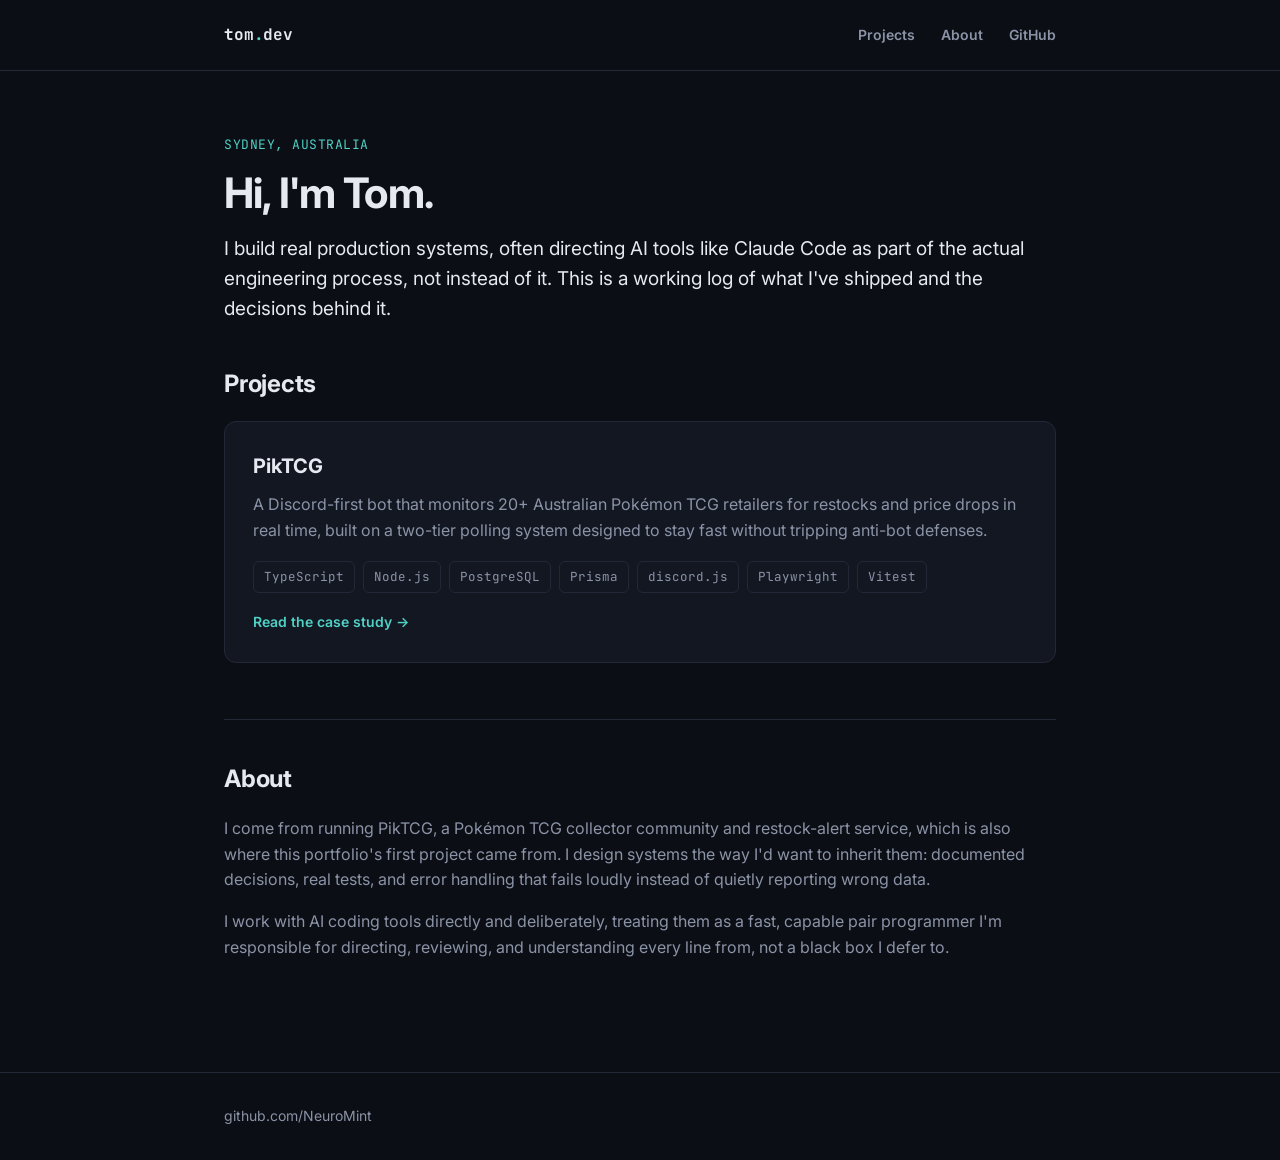
<file: index.html>
<!doctype html>
<html lang="en">
<head>
<meta charset="utf-8">
<meta name="viewport" content="width=device-width, initial-scale=1">
<title>Tom — Software Engineer</title>
<meta name="description" content="Software engineer building real production systems, often directing AI-assisted development as part of the actual engineering process.">
<link rel="preconnect" href="https://fonts.gstatic.com" crossorigin>
<link rel="stylesheet" href="https://fonts.googleapis.com/css2?family=Inter:wght@400;500;600;700;800&family=JetBrains+Mono:wght@400;500;700&display=swap">
<link rel="stylesheet" href="style.css">
</head>
<body>

<header class="site">
  <div class="wrap">
    <div class="brand">tom<span>.</span>dev</div>
    <nav class="site">
      <a href="#projects">Projects</a>
      <a href="#about">About</a>
      <a href="https://github.com/NeuroMint">GitHub</a>
    </nav>
  </div>
</header>

<main>
  <div class="wrap">

    <div class="eyebrow">Sydney, Australia</div>
    <h1>Hi, I'm Tom.</h1>
    <p class="lede">I build real production systems, often directing AI tools like Claude Code as part of the actual engineering process, not instead of it. This is a working log of what I've shipped and the decisions behind it.</p>

    <h2 id="projects">Projects</h2>

    <div class="card">
      <h3>PikTCG</h3>
      <p>A Discord-first bot that monitors 20+ Australian Pokémon TCG retailers for restocks and price drops in real time, built on a two-tier polling system designed to stay fast without tripping anti-bot defenses.</p>
      <div class="tags">
        <span class="tag">TypeScript</span>
        <span class="tag">Node.js</span>
        <span class="tag">PostgreSQL</span>
        <span class="tag">Prisma</span>
        <span class="tag">discord.js</span>
        <span class="tag">Playwright</span>
        <span class="tag">Vitest</span>
      </div>
      <div class="card-links">
        <a href="piktcg/">Read the case study →</a>
      </div>
    </div>

    <h2 id="about">About</h2>
    <p>I come from running PikTCG, a Pokémon TCG collector community and restock-alert service, which is also where this portfolio's first project came from. I design systems the way I'd want to inherit them: documented decisions, real tests, and error handling that fails loudly instead of quietly reporting wrong data.</p>
    <p>I work with AI coding tools directly and deliberately, treating them as a fast, capable pair programmer I'm responsible for directing, reviewing, and understanding every line from, not a black box I defer to.</p>

  </div>
</main>

<footer class="site">
  <div class="wrap">
    <a href="https://github.com/NeuroMint">github.com/NeuroMint</a>
  </div>
</footer>

</body>
</html>
</file>
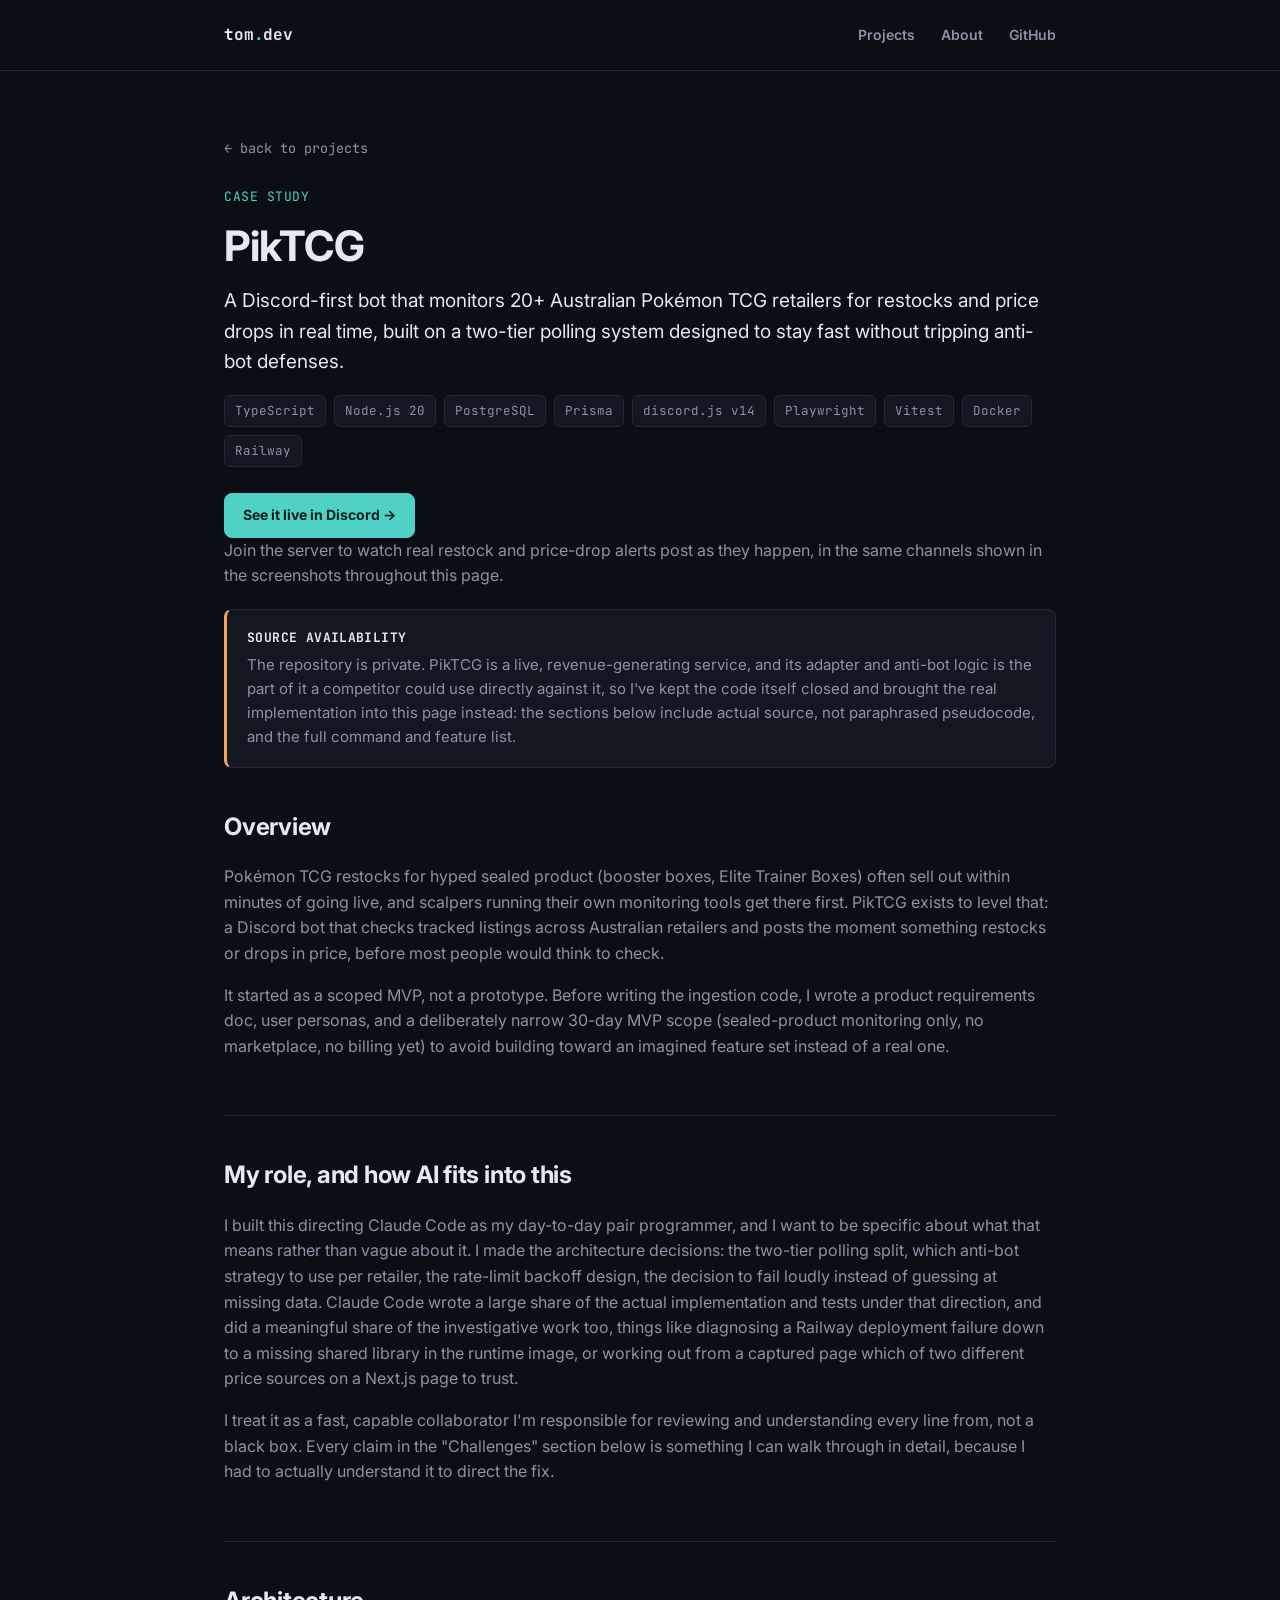
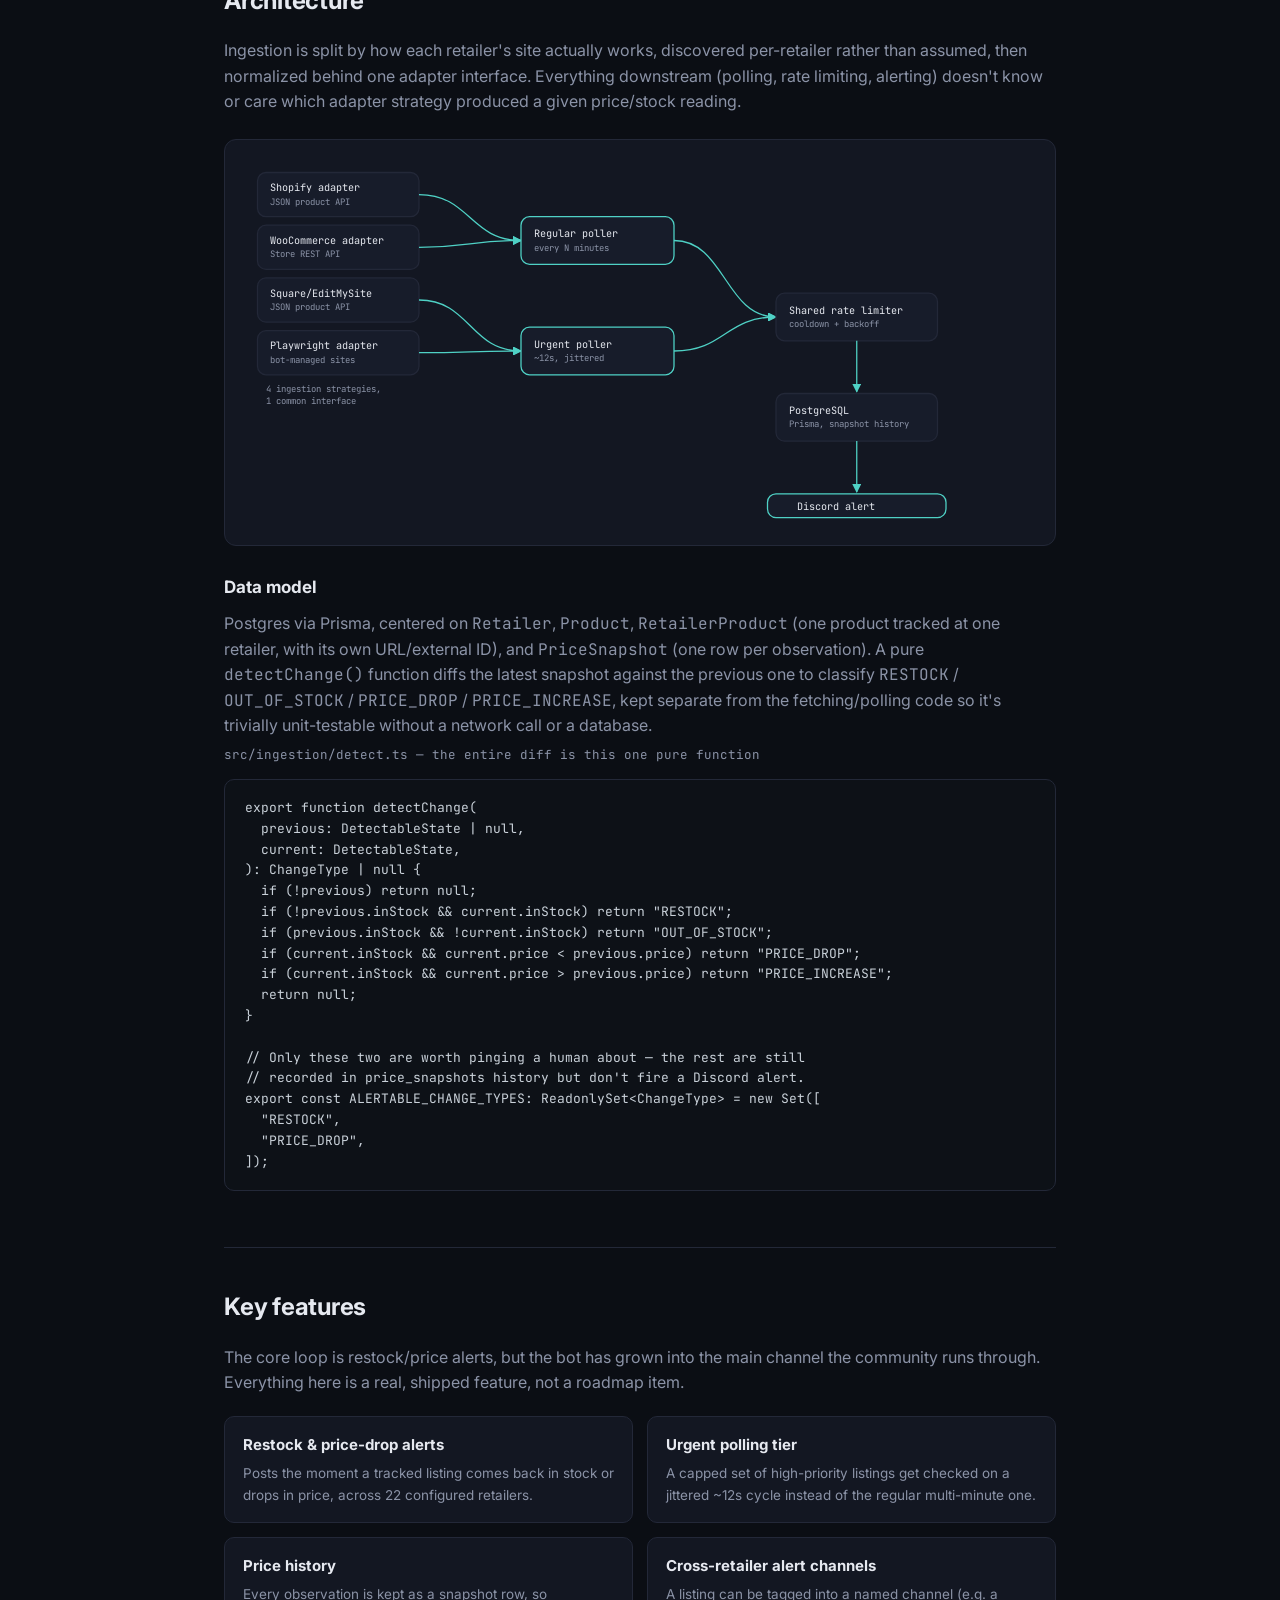
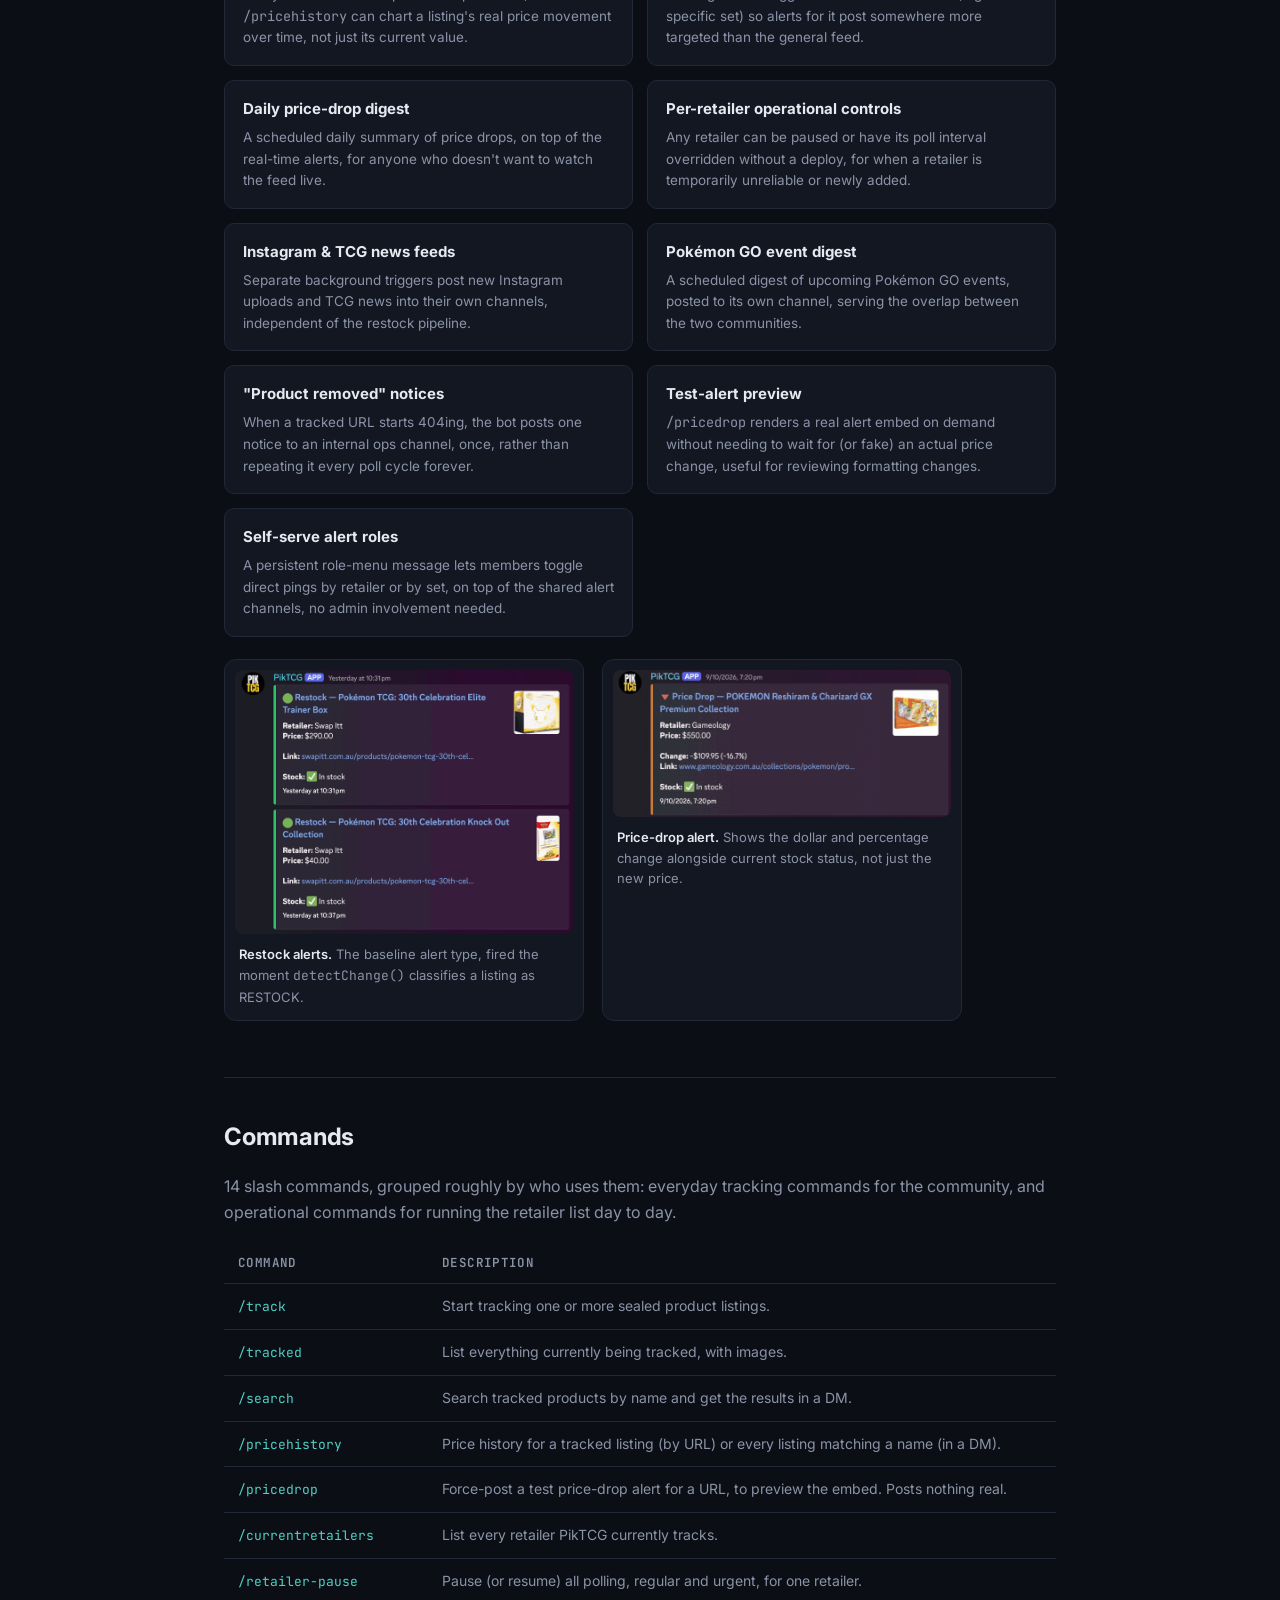
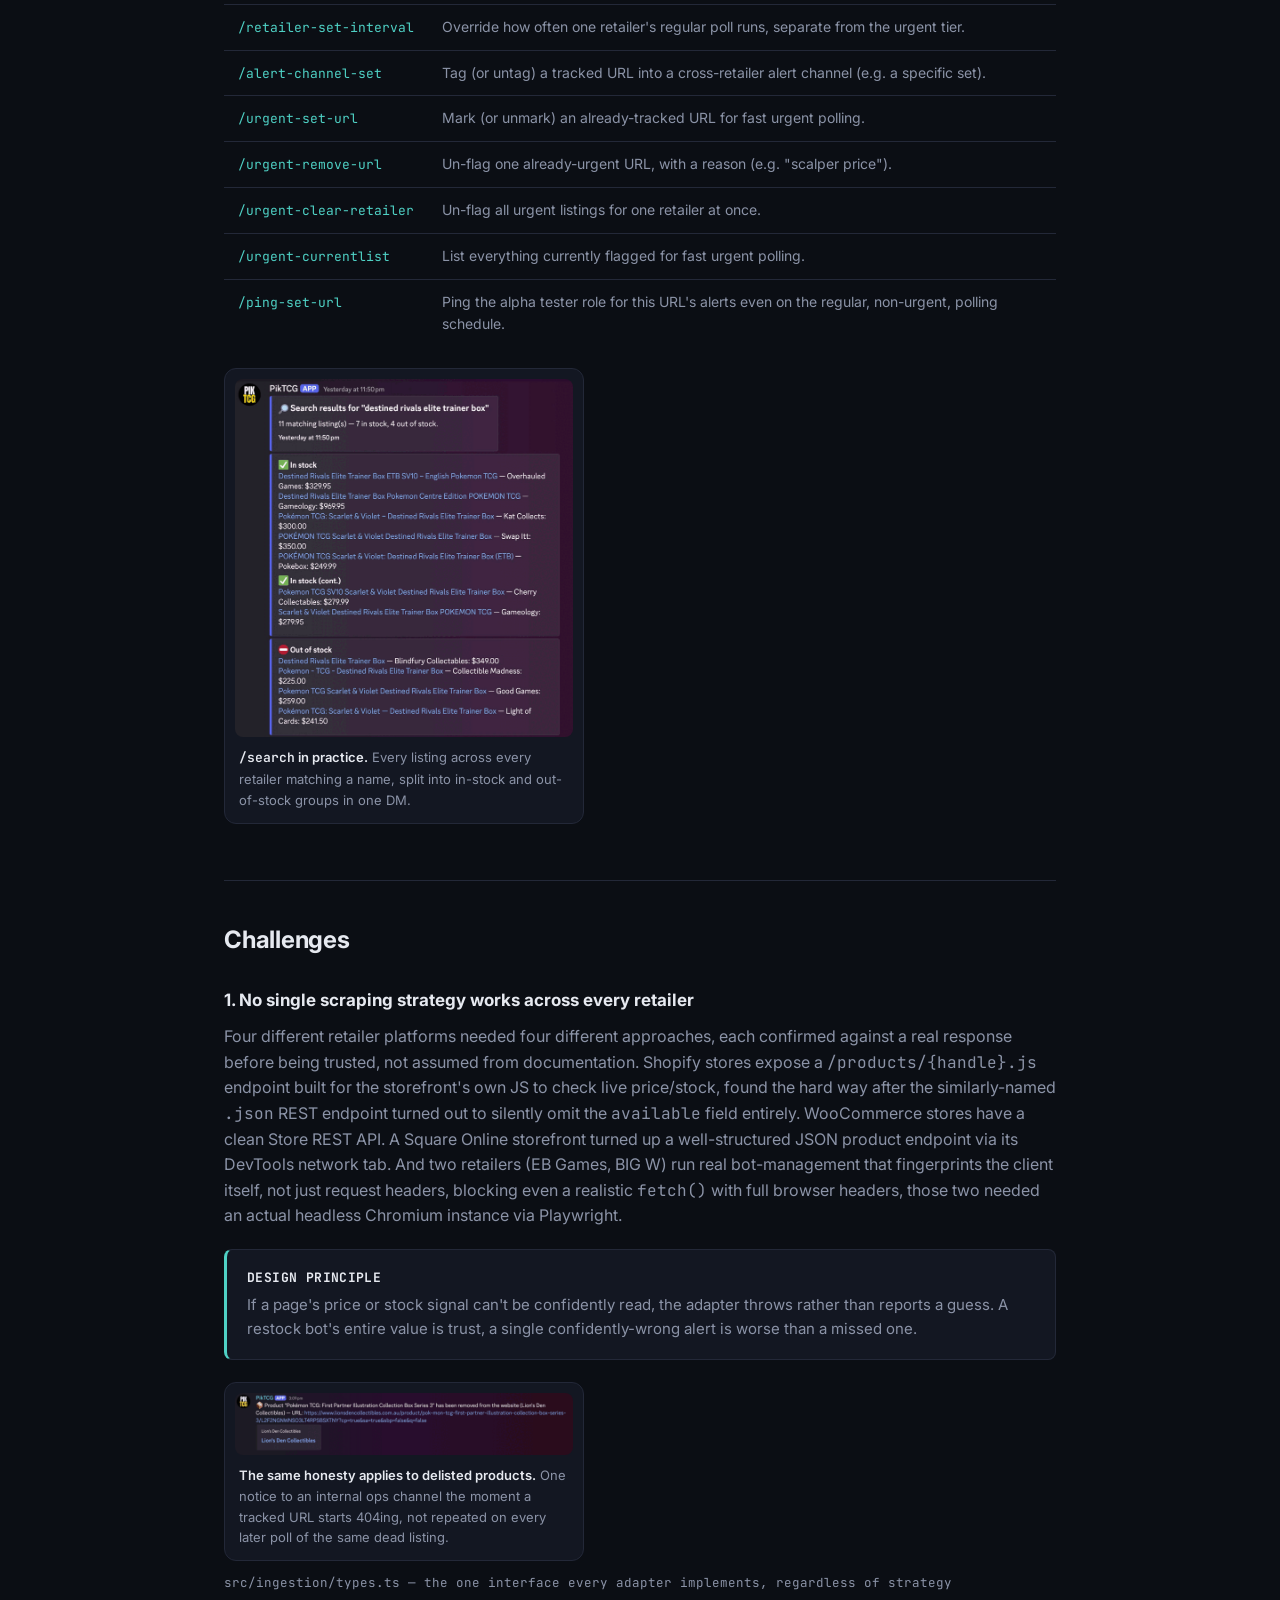
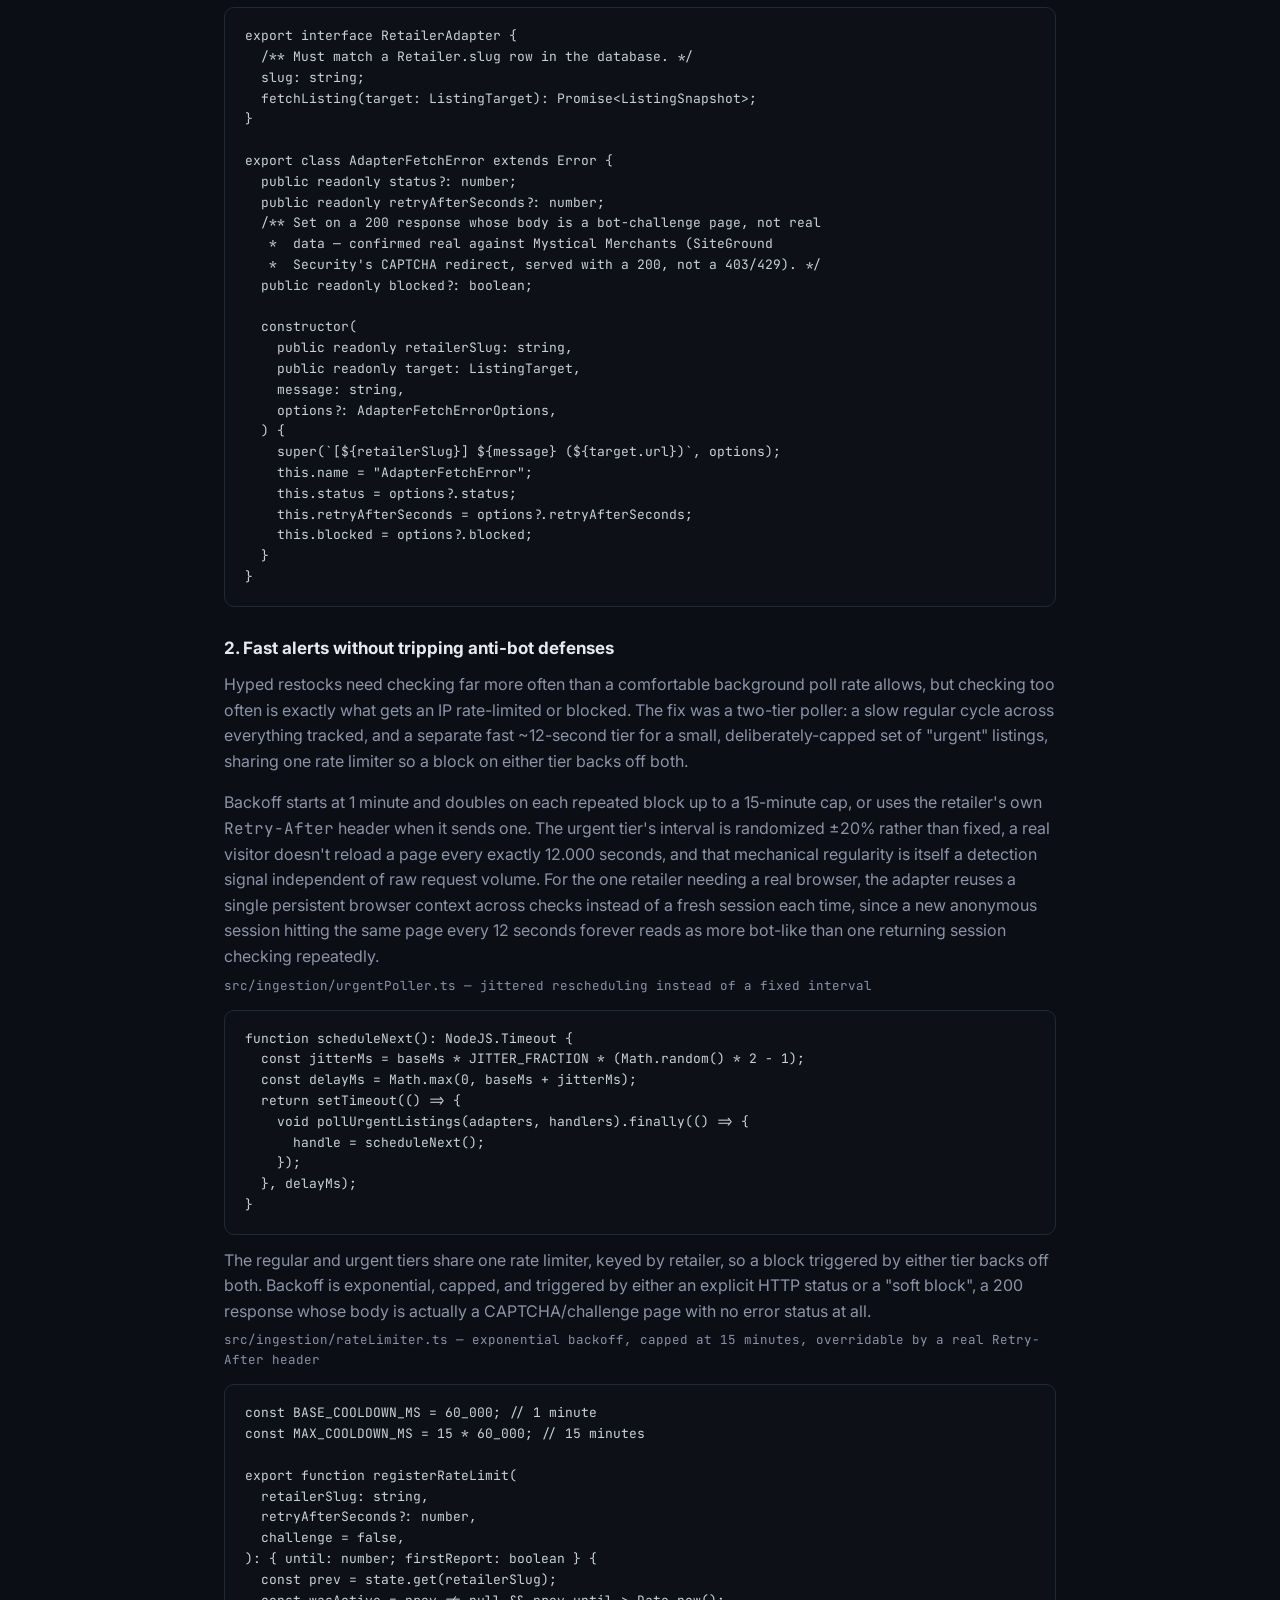
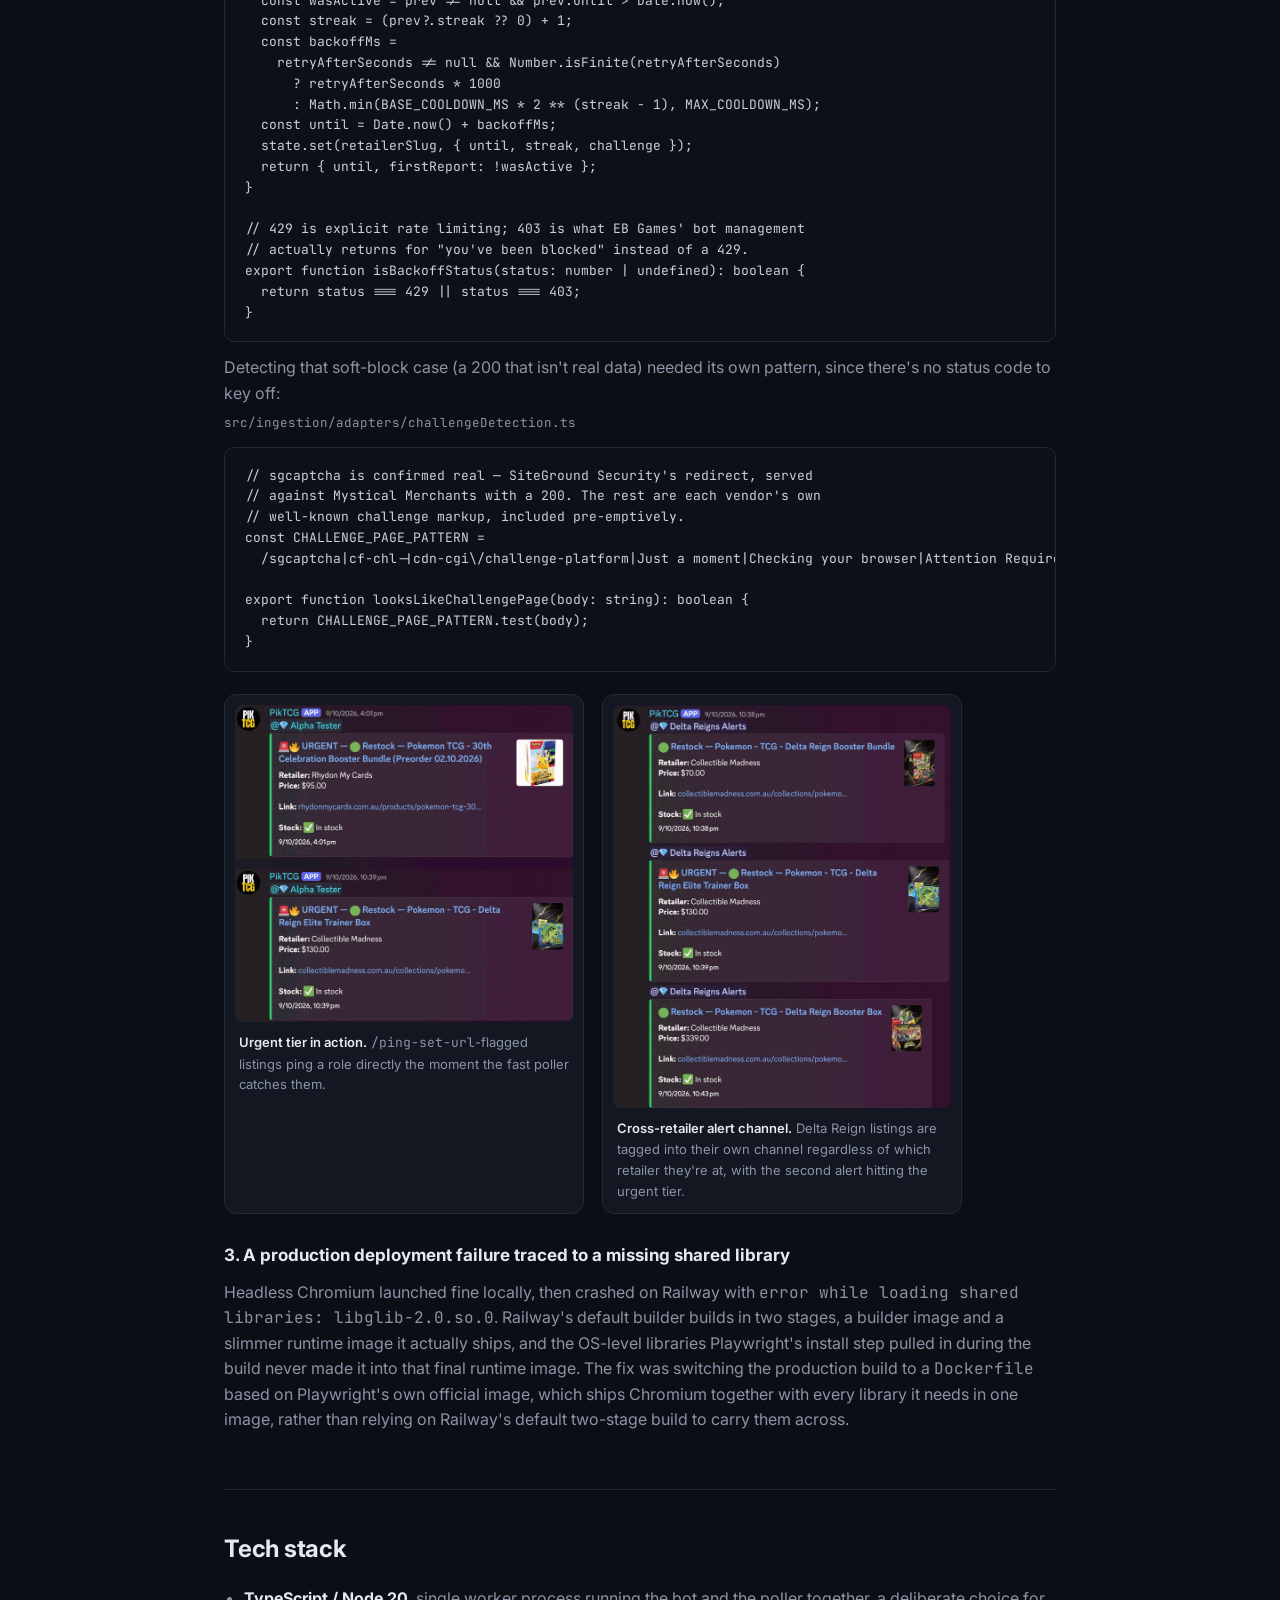
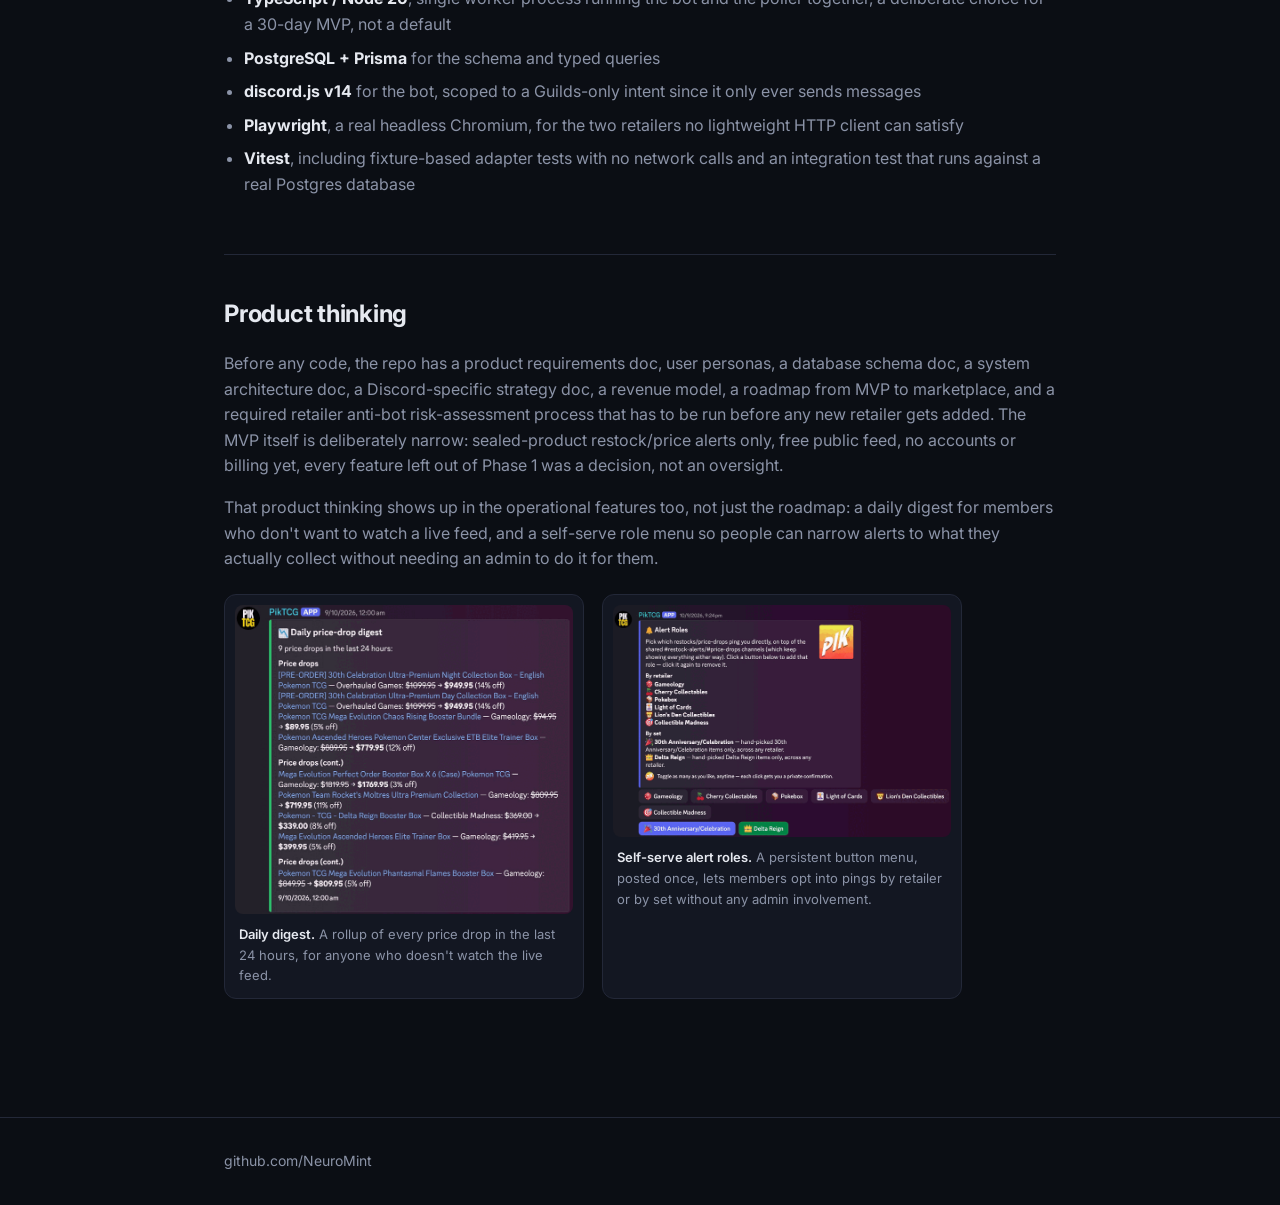
<file: piktcg/index.html>
<!doctype html>
<html lang="en">
<head>
<meta charset="utf-8">
<meta name="viewport" content="width=device-width, initial-scale=1">
<title>PikTCG — Case Study · Tom</title>
<meta name="description" content="A Discord-first bot monitoring 20+ Australian Pokemon TCG retailers for restocks and price drops in real time, built with a two-tier polling system and per-retailer anti-bot handling.">
<link rel="preconnect" href="https://fonts.gstatic.com" crossorigin>
<link rel="stylesheet" href="https://fonts.googleapis.com/css2?family=Inter:wght@400;500;600;700;800&family=JetBrains+Mono:wght@400;500;700&display=swap">
<link rel="stylesheet" href="../style.css">
</head>
<body>

<header class="site">
  <div class="wrap">
    <div class="brand">tom<span>.</span>dev</div>
    <nav class="site">
      <a href="../#projects">Projects</a>
      <a href="../#about">About</a>
      <a href="https://github.com/NeuroMint">GitHub</a>
    </nav>
  </div>
</header>

<main>
  <div class="wrap">

    <a class="back-link" href="../">&larr; back to projects</a>

    <div class="eyebrow">Case Study</div>
    <h1>PikTCG</h1>
    <p class="lede">A Discord-first bot that monitors 20+ Australian Pokémon TCG retailers for restocks and price drops in real time, built on a two-tier polling system designed to stay fast without tripping anti-bot defenses.</p>

    <div class="tags">
      <span class="tag">TypeScript</span>
      <span class="tag">Node.js 20</span>
      <span class="tag">PostgreSQL</span>
      <span class="tag">Prisma</span>
      <span class="tag">discord.js v14</span>
      <span class="tag">Playwright</span>
      <span class="tag">Vitest</span>
      <span class="tag">Docker</span>
      <span class="tag">Railway</span>
    </div>

    <div class="links">
      <a class="btn primary" href="https://discord.com/invite/V3JpZ6jzbs">See it live in Discord →</a>
    </div>
    <p>Join the server to watch real restock and price-drop alerts post as they happen, in the same channels shown in the screenshots throughout this page.</p>

    <div class="callout warn">
      <strong>Source availability</strong>
      The repository is private. PikTCG is a live, revenue-generating service, and its adapter and
      anti-bot logic is the part of it a competitor could use directly against it, so I've kept the
      code itself closed and brought the real implementation into this page instead: the sections
      below include actual source, not paraphrased pseudocode, and the full command and feature list.
    </div>

    <h2>Overview</h2>
    <p>Pokémon TCG restocks for hyped sealed product (booster boxes, Elite Trainer Boxes) often sell out within minutes of going live, and scalpers running their own monitoring tools get there first. PikTCG exists to level that: a Discord bot that checks tracked listings across Australian retailers and posts the moment something restocks or drops in price, before most people would think to check.</p>
    <p>It started as a scoped MVP, not a prototype. Before writing the ingestion code, I wrote a product requirements doc, user personas, and a deliberately narrow 30-day MVP scope (sealed-product monitoring only, no marketplace, no billing yet) to avoid building toward an imagined feature set instead of a real one.</p>

    <h2>My role, and how AI fits into this</h2>
    <p>I built this directing Claude Code as my day-to-day pair programmer, and I want to be specific about what that means rather than vague about it. I made the architecture decisions: the two-tier polling split, which anti-bot strategy to use per retailer, the rate-limit backoff design, the decision to fail loudly instead of guessing at missing data. Claude Code wrote a large share of the actual implementation and tests under that direction, and did a meaningful share of the investigative work too, things like diagnosing a Railway deployment failure down to a missing shared library in the runtime image, or working out from a captured page which of two different price sources on a Next.js page to trust.</p>
    <p>I treat it as a fast, capable collaborator I'm responsible for reviewing and understanding every line from, not a black box. Every claim in the "Challenges" section below is something I can walk through in detail, because I had to actually understand it to direct the fix.</p>

    <h2>Architecture</h2>
    <p>Ingestion is split by how each retailer's site actually works, discovered per-retailer rather than assumed, then normalized behind one adapter interface. Everything downstream (polling, rate limiting, alerting) doesn't know or care which adapter strategy produced a given price/stock reading.</p>

    <div class="diagram">
      <svg viewBox="0 0 920 420" xmlns="http://www.w3.org/2000/svg" role="img" aria-label="Architecture diagram: four adapter types feed two poller tiers, which share a rate limiter, write to Postgres, and trigger Discord alerts.">
        <defs>
          <marker id="arrow" viewBox="0 0 10 10" refX="9" refY="5" markerWidth="7" markerHeight="7" orient="auto-start-reverse">
            <path d="M0,0 L10,5 L0,10 z" fill="#4fd1c5"/>
          </marker>
        </defs>
        <style>
          .box { fill:#171c2a; stroke:#232838; stroke-width:1.5; rx:10; }
          .box-accent { fill:#171c2a; stroke:#4fd1c5; stroke-width:1.5; rx:10; }
          .lbl { font-family:'JetBrains Mono',monospace; font-size:12px; fill:#e6e9f0; }
          .lbl-dim { font-family:'JetBrains Mono',monospace; font-size:10.5px; fill:#8b93a7; }
          .edge { stroke:#4fd1c5; stroke-width:1.5; fill:none; marker-end:url(#arrow); }
        </style>

        <!-- adapters column -->
        <rect class="box" x="10" y="10" width="190" height="52"/>
        <text class="lbl" x="25" y="32">Shopify adapter</text>
        <text class="lbl-dim" x="25" y="48">JSON product API</text>

        <rect class="box" x="10" y="72" width="190" height="52"/>
        <text class="lbl" x="25" y="94">WooCommerce adapter</text>
        <text class="lbl-dim" x="25" y="110">Store REST API</text>

        <rect class="box" x="10" y="134" width="190" height="52"/>
        <text class="lbl" x="25" y="156">Square/EditMySite</text>
        <text class="lbl-dim" x="25" y="172">JSON product API</text>

        <rect class="box" x="10" y="196" width="190" height="52"/>
        <text class="lbl" x="25" y="218">Playwright adapter</text>
        <text class="lbl-dim" x="25" y="234">bot-managed sites</text>

        <text class="lbl-dim" x="20" y="268">4 ingestion strategies,</text>
        <text class="lbl-dim" x="20" y="282">1 common interface</text>

        <!-- arrows into pollers -->
        <path class="edge" d="M200,36 C260,36 260,90 320,90"/>
        <path class="edge" d="M200,98 C260,98 260,90 320,90"/>
        <path class="edge" d="M200,160 C260,160 260,220 320,220"/>
        <path class="edge" d="M200,222 C260,222 260,220 320,220"/>

        <!-- pollers column -->
        <rect class="box-accent" x="320" y="62" width="180" height="56"/>
        <text class="lbl" x="335" y="86">Regular poller</text>
        <text class="lbl-dim" x="335" y="102">every N minutes</text>

        <rect class="box-accent" x="320" y="192" width="180" height="56"/>
        <text class="lbl" x="335" y="216">Urgent poller</text>
        <text class="lbl-dim" x="335" y="232">~12s, jittered</text>

        <!-- rate limiter -->
        <path class="edge" d="M500,90 C560,90 560,180 620,180"/>
        <path class="edge" d="M500,220 C560,220 560,180 620,180"/>
        <rect class="box" x="620" y="152" width="190" height="56"/>
        <text class="lbl" x="635" y="176">Shared rate limiter</text>
        <text class="lbl-dim" x="635" y="192">cooldown + backoff</text>

        <!-- down to postgres -->
        <path class="edge" d="M715,208 L715,268"/>
        <rect class="box" x="620" y="270" width="190" height="56"/>
        <text class="lbl" x="635" y="294">PostgreSQL</text>
        <text class="lbl-dim" x="635" y="310">Prisma, snapshot history</text>

        <!-- down to discord -->
        <path class="edge" d="M715,326 L715,386"/>
        <rect class="box-accent" x="610" y="388" width="210" height="28" rx="14"/>
        <text class="lbl" x="645" y="407">Discord alert</text>
      </svg>
    </div>

    <h3>Data model</h3>
    <p>Postgres via Prisma, centered on <code>Retailer</code>, <code>Product</code>, <code>RetailerProduct</code> (one product tracked at one retailer, with its own URL/external ID), and <code>PriceSnapshot</code> (one row per observation). A pure <code>detectChange()</code> function diffs the latest snapshot against the previous one to classify <code>RESTOCK</code> / <code>OUT_OF_STOCK</code> / <code>PRICE_DROP</code> / <code>PRICE_INCREASE</code>, kept separate from the fetching/polling code so it's trivially unit-testable without a network call or a database.</p>

    <div class="code-caption">src/ingestion/detect.ts — the entire diff is this one pure function</div>
<pre>export function detectChange(
  previous: DetectableState | null,
  current: DetectableState,
): ChangeType | null {
  if (!previous) return null;
  if (!previous.inStock &amp;&amp; current.inStock) return "RESTOCK";
  if (previous.inStock &amp;&amp; !current.inStock) return "OUT_OF_STOCK";
  if (current.inStock &amp;&amp; current.price &lt; previous.price) return "PRICE_DROP";
  if (current.inStock &amp;&amp; current.price &gt; previous.price) return "PRICE_INCREASE";
  return null;
}

// Only these two are worth pinging a human about — the rest are still
// recorded in price_snapshots history but don't fire a Discord alert.
export const ALERTABLE_CHANGE_TYPES: ReadonlySet&lt;ChangeType&gt; = new Set([
  "RESTOCK",
  "PRICE_DROP",
]);</pre>

    <h2>Key features</h2>
    <p>The core loop is restock/price alerts, but the bot has grown into the main channel the community runs through. Everything here is a real, shipped feature, not a roadmap item.</p>

    <div class="feature-grid">
      <div class="feature">
        <h4>Restock &amp; price-drop alerts</h4>
        <p>Posts the moment a tracked listing comes back in stock or drops in price, across 22 configured retailers.</p>
      </div>
      <div class="feature">
        <h4>Urgent polling tier</h4>
        <p>A capped set of high-priority listings get checked on a jittered ~12s cycle instead of the regular multi-minute one.</p>
      </div>
      <div class="feature">
        <h4>Price history</h4>
        <p>Every observation is kept as a snapshot row, so <code>/pricehistory</code> can chart a listing's real price movement over time, not just its current value.</p>
      </div>
      <div class="feature">
        <h4>Cross-retailer alert channels</h4>
        <p>A listing can be tagged into a named channel (e.g. a specific set) so alerts for it post somewhere more targeted than the general feed.</p>
      </div>
      <div class="feature">
        <h4>Daily price-drop digest</h4>
        <p>A scheduled daily summary of price drops, on top of the real-time alerts, for anyone who doesn't want to watch the feed live.</p>
      </div>
      <div class="feature">
        <h4>Per-retailer operational controls</h4>
        <p>Any retailer can be paused or have its poll interval overridden without a deploy, for when a retailer is temporarily unreliable or newly added.</p>
      </div>
      <div class="feature">
        <h4>Instagram &amp; TCG news feeds</h4>
        <p>Separate background triggers post new Instagram uploads and TCG news into their own channels, independent of the restock pipeline.</p>
      </div>
      <div class="feature">
        <h4>Pokémon GO event digest</h4>
        <p>A scheduled digest of upcoming Pokémon GO events, posted to its own channel, serving the overlap between the two communities.</p>
      </div>
      <div class="feature">
        <h4>"Product removed" notices</h4>
        <p>When a tracked URL starts 404ing, the bot posts one notice to an internal ops channel, once, rather than repeating it every poll cycle forever.</p>
      </div>
      <div class="feature">
        <h4>Test-alert preview</h4>
        <p><code>/pricedrop</code> renders a real alert embed on demand without needing to wait for (or fake) an actual price change, useful for reviewing formatting changes.</p>
      </div>
      <div class="feature">
        <h4>Self-serve alert roles</h4>
        <p>A persistent role-menu message lets members toggle direct pings by retailer or by set, on top of the shared alert channels, no admin involvement needed.</p>
      </div>
    </div>

    <div class="shot-row">
      <figure class="shot">
        <img src="img/restock-pair.png" alt="Two restock alerts for 30th Celebration sets at Swap Itt, each showing price, link, and in-stock status.">
        <figcaption><strong>Restock alerts.</strong> The baseline alert type, fired the moment <code>detectChange()</code> classifies a listing as RESTOCK.</figcaption>
      </figure>
      <figure class="shot">
        <img src="img/price-drop.png" alt="A single price-drop alert embed for a Reshiram and Charizard GX Premium Collection, showing the old and new price and percentage change.">
        <figcaption><strong>Price-drop alert.</strong> Shows the dollar and percentage change alongside current stock status, not just the new price.</figcaption>
      </figure>
    </div>

    <h2>Commands</h2>
    <p>14 slash commands, grouped roughly by who uses them: everyday tracking commands for the community, and operational commands for running the retailer list day to day.</p>

    <table class="commands">
      <thead>
        <tr><th>Command</th><th>Description</th></tr>
      </thead>
      <tbody>
        <tr><td><code>/track</code></td><td>Start tracking one or more sealed product listings.</td></tr>
        <tr><td><code>/tracked</code></td><td>List everything currently being tracked, with images.</td></tr>
        <tr><td><code>/search</code></td><td>Search tracked products by name and get the results in a DM.</td></tr>
        <tr><td><code>/pricehistory</code></td><td>Price history for a tracked listing (by URL) or every listing matching a name (in a DM).</td></tr>
        <tr><td><code>/pricedrop</code></td><td>Force-post a test price-drop alert for a URL, to preview the embed. Posts nothing real.</td></tr>
        <tr><td><code>/currentretailers</code></td><td>List every retailer PikTCG currently tracks.</td></tr>
        <tr><td><code>/retailer-pause</code></td><td>Pause (or resume) all polling, regular and urgent, for one retailer.</td></tr>
        <tr><td><code>/retailer-set-interval</code></td><td>Override how often one retailer's regular poll runs, separate from the urgent tier.</td></tr>
        <tr><td><code>/alert-channel-set</code></td><td>Tag (or untag) a tracked URL into a cross-retailer alert channel (e.g. a specific set).</td></tr>
        <tr><td><code>/urgent-set-url</code></td><td>Mark (or unmark) an already-tracked URL for fast urgent polling.</td></tr>
        <tr><td><code>/urgent-remove-url</code></td><td>Un-flag one already-urgent URL, with a reason (e.g. "scalper price").</td></tr>
        <tr><td><code>/urgent-clear-retailer</code></td><td>Un-flag all urgent listings for one retailer at once.</td></tr>
        <tr><td><code>/urgent-currentlist</code></td><td>List everything currently flagged for fast urgent polling.</td></tr>
        <tr><td><code>/ping-set-url</code></td><td>Ping the alpha tester role for this URL's alerts even on the regular, non-urgent, polling schedule.</td></tr>
      </tbody>
    </table>

    <div class="shot-row">
      <figure class="shot">
        <img src="img/search-results.png" alt="Search results for destined rivals elite trainer box, 11 matching listings split into an in-stock group of 7 and an out-of-stock group of 4.">
        <figcaption><strong><code>/search</code> in practice.</strong> Every listing across every retailer matching a name, split into in-stock and out-of-stock groups in one DM.</figcaption>
      </figure>
    </div>

    <h2>Challenges</h2>

    <h3>1. No single scraping strategy works across every retailer</h3>
    <p>Four different retailer platforms needed four different approaches, each confirmed against a real response before being trusted, not assumed from documentation. Shopify stores expose a <code>/products/&#123;handle&#125;.js</code> endpoint built for the storefront's own JS to check live price/stock, found the hard way after the similarly-named <code>.json</code> REST endpoint turned out to silently omit the <code>available</code> field entirely. WooCommerce stores have a clean Store REST API. A Square Online storefront turned up a well-structured JSON product endpoint via its DevTools network tab. And two retailers (EB Games, BIG W) run real bot-management that fingerprints the client itself, not just request headers, blocking even a realistic <code>fetch()</code> with full browser headers, those two needed an actual headless Chromium instance via Playwright.</p>
    <div class="callout"><strong>Design principle</strong>If a page's price or stock signal can't be confidently read, the adapter throws rather than reports a guess. A restock bot's entire value is trust, a single confidently-wrong alert is worse than a missed one.</div>

    <div class="shot-row">
      <figure class="shot">
        <img src="img/removed-notice.png" alt="An internal notice that a product has been removed from a retailer's website, with the retailer and URL.">
        <figcaption><strong>The same honesty applies to delisted products.</strong> One notice to an internal ops channel the moment a tracked URL starts 404ing, not repeated on every later poll of the same dead listing.</figcaption>
      </figure>
    </div>

    <div class="code-caption">src/ingestion/types.ts — the one interface every adapter implements, regardless of strategy</div>
<pre>export interface RetailerAdapter {
  /** Must match a Retailer.slug row in the database. */
  slug: string;
  fetchListing(target: ListingTarget): Promise&lt;ListingSnapshot&gt;;
}

export class AdapterFetchError extends Error {
  public readonly status?: number;
  public readonly retryAfterSeconds?: number;
  /** Set on a 200 response whose body is a bot-challenge page, not real
   *  data — confirmed real against Mystical Merchants (SiteGround
   *  Security's CAPTCHA redirect, served with a 200, not a 403/429). */
  public readonly blocked?: boolean;

  constructor(
    public readonly retailerSlug: string,
    public readonly target: ListingTarget,
    message: string,
    options?: AdapterFetchErrorOptions,
  ) {
    super(`[${retailerSlug}] ${message} (${target.url})`, options);
    this.name = "AdapterFetchError";
    this.status = options?.status;
    this.retryAfterSeconds = options?.retryAfterSeconds;
    this.blocked = options?.blocked;
  }
}</pre>

    <h3>2. Fast alerts without tripping anti-bot defenses</h3>
    <p>Hyped restocks need checking far more often than a comfortable background poll rate allows, but checking too often is exactly what gets an IP rate-limited or blocked. The fix was a two-tier poller: a slow regular cycle across everything tracked, and a separate fast ~12-second tier for a small, deliberately-capped set of "urgent" listings, sharing one rate limiter so a block on either tier backs off both.</p>
    <p>Backoff starts at 1 minute and doubles on each repeated block up to a 15-minute cap, or uses the retailer's own <code>Retry-After</code> header when it sends one. The urgent tier's interval is randomized ±20% rather than fixed, a real visitor doesn't reload a page every exactly 12.000 seconds, and that mechanical regularity is itself a detection signal independent of raw request volume. For the one retailer needing a real browser, the adapter reuses a single persistent browser context across checks instead of a fresh session each time, since a new anonymous session hitting the same page every 12 seconds forever reads as more bot-like than one returning session checking repeatedly.</p>

    <div class="code-caption">src/ingestion/urgentPoller.ts — jittered rescheduling instead of a fixed interval</div>
<pre>function scheduleNext(): NodeJS.Timeout {
  const jitterMs = baseMs * JITTER_FRACTION * (Math.random() * 2 - 1);
  const delayMs = Math.max(0, baseMs + jitterMs);
  return setTimeout(() =&gt; {
    void pollUrgentListings(adapters, handlers).finally(() =&gt; {
      handle = scheduleNext();
    });
  }, delayMs);
}</pre>

    <p>The regular and urgent tiers share one rate limiter, keyed by retailer, so a block triggered by either tier backs off both. Backoff is exponential, capped, and triggered by either an explicit HTTP status or a "soft block", a 200 response whose body is actually a CAPTCHA/challenge page with no error status at all.</p>

    <div class="code-caption">src/ingestion/rateLimiter.ts — exponential backoff, capped at 15 minutes, overridable by a real Retry-After header</div>
<pre>const BASE_COOLDOWN_MS = 60_000; // 1 minute
const MAX_COOLDOWN_MS = 15 * 60_000; // 15 minutes

export function registerRateLimit(
  retailerSlug: string,
  retryAfterSeconds?: number,
  challenge = false,
): { until: number; firstReport: boolean } {
  const prev = state.get(retailerSlug);
  const wasActive = prev != null &amp;&amp; prev.until &gt; Date.now();
  const streak = (prev?.streak ?? 0) + 1;
  const backoffMs =
    retryAfterSeconds != null &amp;&amp; Number.isFinite(retryAfterSeconds)
      ? retryAfterSeconds * 1000
      : Math.min(BASE_COOLDOWN_MS * 2 ** (streak - 1), MAX_COOLDOWN_MS);
  const until = Date.now() + backoffMs;
  state.set(retailerSlug, { until, streak, challenge });
  return { until, firstReport: !wasActive };
}

// 429 is explicit rate limiting; 403 is what EB Games' bot management
// actually returns for "you've been blocked" instead of a 429.
export function isBackoffStatus(status: number | undefined): boolean {
  return status === 429 || status === 403;
}</pre>

    <p>Detecting that soft-block case (a 200 that isn't real data) needed its own pattern, since there's no status code to key off:</p>

    <div class="code-caption">src/ingestion/adapters/challengeDetection.ts</div>
<pre>// sgcaptcha is confirmed real — SiteGround Security's redirect, served
// against Mystical Merchants with a 200. The rest are each vendor's own
// well-known challenge markup, included pre-emptively.
const CHALLENGE_PAGE_PATTERN =
  /sgcaptcha|cf-chl-|cdn-cgi\/challenge-platform|Just a moment|Checking your browser|Attention Required|g-recaptcha|hcaptcha\.com|perimeterx|_px-captcha|Incapsula incident|geo\.captcha-delivery\.com/i;

export function looksLikeChallengePage(body: string): boolean {
  return CHALLENGE_PAGE_PATTERN.test(body);
}</pre>

    <div class="shot-row">
      <figure class="shot">
        <img src="img/alpha-tester-urgent.png" alt="Two URGENT restock alerts pinging an Alpha Tester role, for a 30th Celebration Booster Bundle and a Delta Reign Elite Trainer Box.">
        <figcaption><strong>Urgent tier in action.</strong> <code>/ping-set-url</code>-flagged listings ping a role directly the moment the fast poller catches them.</figcaption>
      </figure>
      <figure class="shot">
        <img src="img/delta-reign-urgent.png" alt="Three restock alerts in a Delta Reigns Alerts channel, the middle one marked URGENT, each tagging the role and showing retailer, price, link, and stock.">
        <figcaption><strong>Cross-retailer alert channel.</strong> Delta Reign listings are tagged into their own channel regardless of which retailer they're at, with the second alert hitting the urgent tier.</figcaption>
      </figure>
    </div>

    <h3>3. A production deployment failure traced to a missing shared library</h3>
    <p>Headless Chromium launched fine locally, then crashed on Railway with <code>error while loading shared libraries: libglib-2.0.so.0</code>. Railway's default builder builds in two stages, a builder image and a slimmer runtime image it actually ships, and the OS-level libraries Playwright's install step pulled in during the build never made it into that final runtime image. The fix was switching the production build to a <code>Dockerfile</code> based on Playwright's own official image, which ships Chromium together with every library it needs in one image, rather than relying on Railway's default two-stage build to carry them across.</p>

    <h2>Tech stack</h2>
    <ul class="plain">
      <li><strong>TypeScript / Node 20</strong>, single worker process running the bot and the poller together, a deliberate choice for a 30-day MVP, not a default</li>
      <li><strong>PostgreSQL + Prisma</strong> for the schema and typed queries</li>
      <li><strong>discord.js v14</strong> for the bot, scoped to a Guilds-only intent since it only ever sends messages</li>
      <li><strong>Playwright</strong>, a real headless Chromium, for the two retailers no lightweight HTTP client can satisfy</li>
      <li><strong>Vitest</strong>, including fixture-based adapter tests with no network calls and an integration test that runs against a real Postgres database</li>
    </ul>

    <h2>Product thinking</h2>
    <p>Before any code, the repo has a product requirements doc, user personas, a database schema doc, a system architecture doc, a Discord-specific strategy doc, a revenue model, a roadmap from MVP to marketplace, and a required retailer anti-bot risk-assessment process that has to be run before any new retailer gets added. The MVP itself is deliberately narrow: sealed-product restock/price alerts only, free public feed, no accounts or billing yet, every feature left out of Phase 1 was a decision, not an oversight.</p>
    <p>That product thinking shows up in the operational features too, not just the roadmap: a daily digest for members who don't want to watch a live feed, and a self-serve role menu so people can narrow alerts to what they actually collect without needing an admin to do it for them.</p>

    <div class="shot-row">
      <figure class="shot">
        <img src="img/digest.png" alt="A daily price-drop digest message listing nine price drops from the last 24 hours across multiple retailers.">
        <figcaption><strong>Daily digest.</strong> A rollup of every price drop in the last 24 hours, for anyone who doesn't watch the live feed.</figcaption>
      </figure>
      <figure class="shot">
        <img src="img/alert-roles.png" alt="A role-menu message titled Alert Roles, with buttons to toggle pings by retailer or by set.">
        <figcaption><strong>Self-serve alert roles.</strong> A persistent button menu, posted once, lets members opt into pings by retailer or by set without any admin involvement.</figcaption>
      </figure>
    </div>

  </div>
</main>

<footer class="site">
  <div class="wrap">
    <a href="https://github.com/NeuroMint">github.com/NeuroMint</a>
  </div>
</footer>

</body>
</html>
</file>
<file: style.css>
:root {
  --bg: #0b0e14;
  --surface: #131722;
  --surface-2: #171c2a;
  --border: #232838;
  --text: #e6e9f0;
  --text-dim: #8b93a7;
  --accent: #4fd1c5;
  --accent-dim: #2f766f;
  --warn: #f2a65a;
  --mono: "JetBrains Mono", ui-monospace, "SF Mono", Menlo, Consolas, monospace;
  --sans: "Inter", -apple-system, BlinkMacSystemFont, "Segoe UI", sans-serif;
}

* { box-sizing: border-box; }

html { scroll-behavior: smooth; }

body {
  margin: 0;
  background: var(--bg);
  color: var(--text);
  font-family: var(--sans);
  line-height: 1.6;
  -webkit-font-smoothing: antialiased;
}

a { color: var(--accent); text-decoration: none; }
a:hover { text-decoration: underline; }

.wrap {
  max-width: 880px;
  margin: 0 auto;
  padding: 0 24px;
}

header.site {
  border-bottom: 1px solid var(--border);
  padding: 22px 0;
}
header.site .wrap {
  display: flex;
  align-items: center;
  justify-content: space-between;
}
.brand {
  font-family: var(--mono);
  font-weight: 700;
  color: var(--text);
  font-size: 16px;
  letter-spacing: -0.01em;
}
.brand span { color: var(--accent); }
nav.site a {
  color: var(--text-dim);
  margin-left: 22px;
  font-size: 14px;
  font-weight: 600;
}
nav.site a:hover { color: var(--text); text-decoration: none; }

main { padding: 64px 0 96px; }

.eyebrow {
  font-family: var(--mono);
  font-size: 13px;
  color: var(--accent);
  letter-spacing: 0.04em;
  text-transform: uppercase;
  margin-bottom: 14px;
}

h1 {
  font-size: 42px;
  line-height: 1.15;
  margin: 0 0 16px;
  letter-spacing: -0.02em;
}
h2 {
  font-size: 24px;
  margin: 56px 0 18px;
  letter-spacing: -0.01em;
  border-top: 1px solid var(--border);
  padding-top: 40px;
}
h2:first-of-type { border-top: none; padding-top: 0; margin-top: 40px; }
h3 {
  font-size: 17px;
  margin: 28px 0 10px;
  color: var(--text);
}

p { color: var(--text-dim); margin: 0 0 16px; font-size: 16px; }
p.lede { color: var(--text); font-size: 19px; }
strong { color: var(--text); }

ul.plain { padding-left: 20px; color: var(--text-dim); }
ul.plain li { margin-bottom: 8px; }

.tags { display: flex; flex-wrap: wrap; gap: 8px; margin: 18px 0 0; }
.tag {
  font-family: var(--mono);
  font-size: 12.5px;
  color: var(--text-dim);
  background: var(--surface);
  border: 1px solid var(--border);
  border-radius: 6px;
  padding: 5px 10px;
}

.links { display: flex; gap: 18px; margin-top: 26px; flex-wrap: wrap; }
.btn {
  font-size: 14px;
  font-weight: 700;
  padding: 10px 18px;
  border-radius: 8px;
  border: 1px solid var(--border);
}
.btn.primary {
  background: var(--accent);
  color: #06201d;
  border-color: var(--accent);
}
.btn.primary:hover { text-decoration: none; opacity: 0.9; }
.btn.ghost { color: var(--text); }
.btn.ghost:hover { text-decoration: none; border-color: var(--text-dim); }

.card {
  background: var(--surface);
  border: 1px solid var(--border);
  border-radius: 12px;
  padding: 28px;
  margin-bottom: 20px;
}
.card h3 { margin-top: 0; font-size: 20px; }
.card .tags { margin-bottom: 18px; }
.card-links { display: flex; gap: 16px; font-size: 14px; font-weight: 600; }

.callout {
  background: var(--surface);
  border: 1px solid var(--border);
  border-left: 3px solid var(--accent);
  border-radius: 8px;
  padding: 18px 20px;
  margin: 20px 0;
  color: var(--text-dim);
  font-size: 15px;
}
.callout strong { display: block; color: var(--text); margin-bottom: 4px; font-size: 13px; text-transform: uppercase; letter-spacing: 0.03em; font-family: var(--mono); }

pre {
  background: #0d1117;
  border: 1px solid var(--border);
  border-radius: 10px;
  padding: 18px 20px;
  overflow-x: auto;
  font-family: var(--mono);
  font-size: 13px;
  line-height: 1.6;
  color: #c9d1d9;
}
code { font-family: var(--mono); }
.code-caption {
  font-family: var(--mono);
  font-size: 12.5px;
  color: var(--text-dim);
  margin: -10px 0 14px;
}

.diagram {
  background: var(--surface);
  border: 1px solid var(--border);
  border-radius: 12px;
  padding: 24px;
  margin: 24px 0;
  overflow-x: auto;
}
.diagram svg { display: block; margin: 0 auto; min-width: 640px; }

.feature-grid {
  display: grid;
  grid-template-columns: 1fr 1fr;
  gap: 14px;
  margin: 20px 0 0;
}
.feature {
  background: var(--surface);
  border: 1px solid var(--border);
  border-radius: 10px;
  padding: 16px 18px;
}
.feature h4 {
  margin: 0 0 6px;
  font-size: 15px;
  color: var(--text);
  font-weight: 700;
}
.feature p { margin: 0; font-size: 13.5px; }

table.commands {
  width: 100%;
  border-collapse: collapse;
  font-size: 14px;
  margin: 18px 0;
}
table.commands th {
  text-align: left;
  padding: 10px 14px;
  border-bottom: 1px solid var(--border);
  color: var(--text-dim);
  font-size: 12.5px;
  text-transform: uppercase;
  letter-spacing: 0.03em;
  font-family: var(--mono);
  font-weight: 600;
}
table.commands td {
  text-align: left;
  padding: 11px 14px;
  border-bottom: 1px solid var(--border);
  color: var(--text-dim);
  vertical-align: top;
}
table.commands td:first-child { white-space: nowrap; }
table.commands code { color: var(--accent); font-size: 13px; }
table.commands tr:last-child td { border-bottom: none; }

.callout.warn { border-left-color: var(--warn); }

.shot-row {
  display: flex;
  flex-wrap: wrap;
  gap: 18px;
  margin: 22px 0;
}
.shot {
  margin: 0;
  flex: 0 1 360px;
  background: var(--surface);
  border: 1px solid var(--border);
  border-radius: 12px;
  padding: 10px;
}
.shot img {
  display: block;
  width: 100%;
  height: auto;
  border-radius: 8px;
}
.shot figcaption {
  font-size: 13px;
  color: var(--text-dim);
  padding: 10px 4px 2px;
}
.shot figcaption strong { color: var(--text); font-weight: 600; }

@media (max-width: 600px) {
  .feature-grid { grid-template-columns: 1fr; }
  table.commands { font-size: 13px; }
  table.commands td, table.commands th { padding: 8px 10px; }
  .shot-row { flex-direction: column; }
  .shot { flex-basis: auto; }
}

footer.site {
  border-top: 1px solid var(--border);
  padding: 32px 0;
  color: var(--text-dim);
  font-size: 14px;
}
footer.site a { color: var(--text-dim); }
footer.site a:hover { color: var(--accent); }

.back-link {
  font-family: var(--mono);
  font-size: 13.5px;
  color: var(--text-dim);
  display: inline-block;
  margin-bottom: 28px;
}
.back-link:hover { color: var(--accent); text-decoration: none; }

@media (max-width: 600px) {
  h1 { font-size: 32px; }
  main { padding: 40px 0 64px; }
  h2 { margin: 40px 0 16px; padding-top: 28px; }
}
</file>
